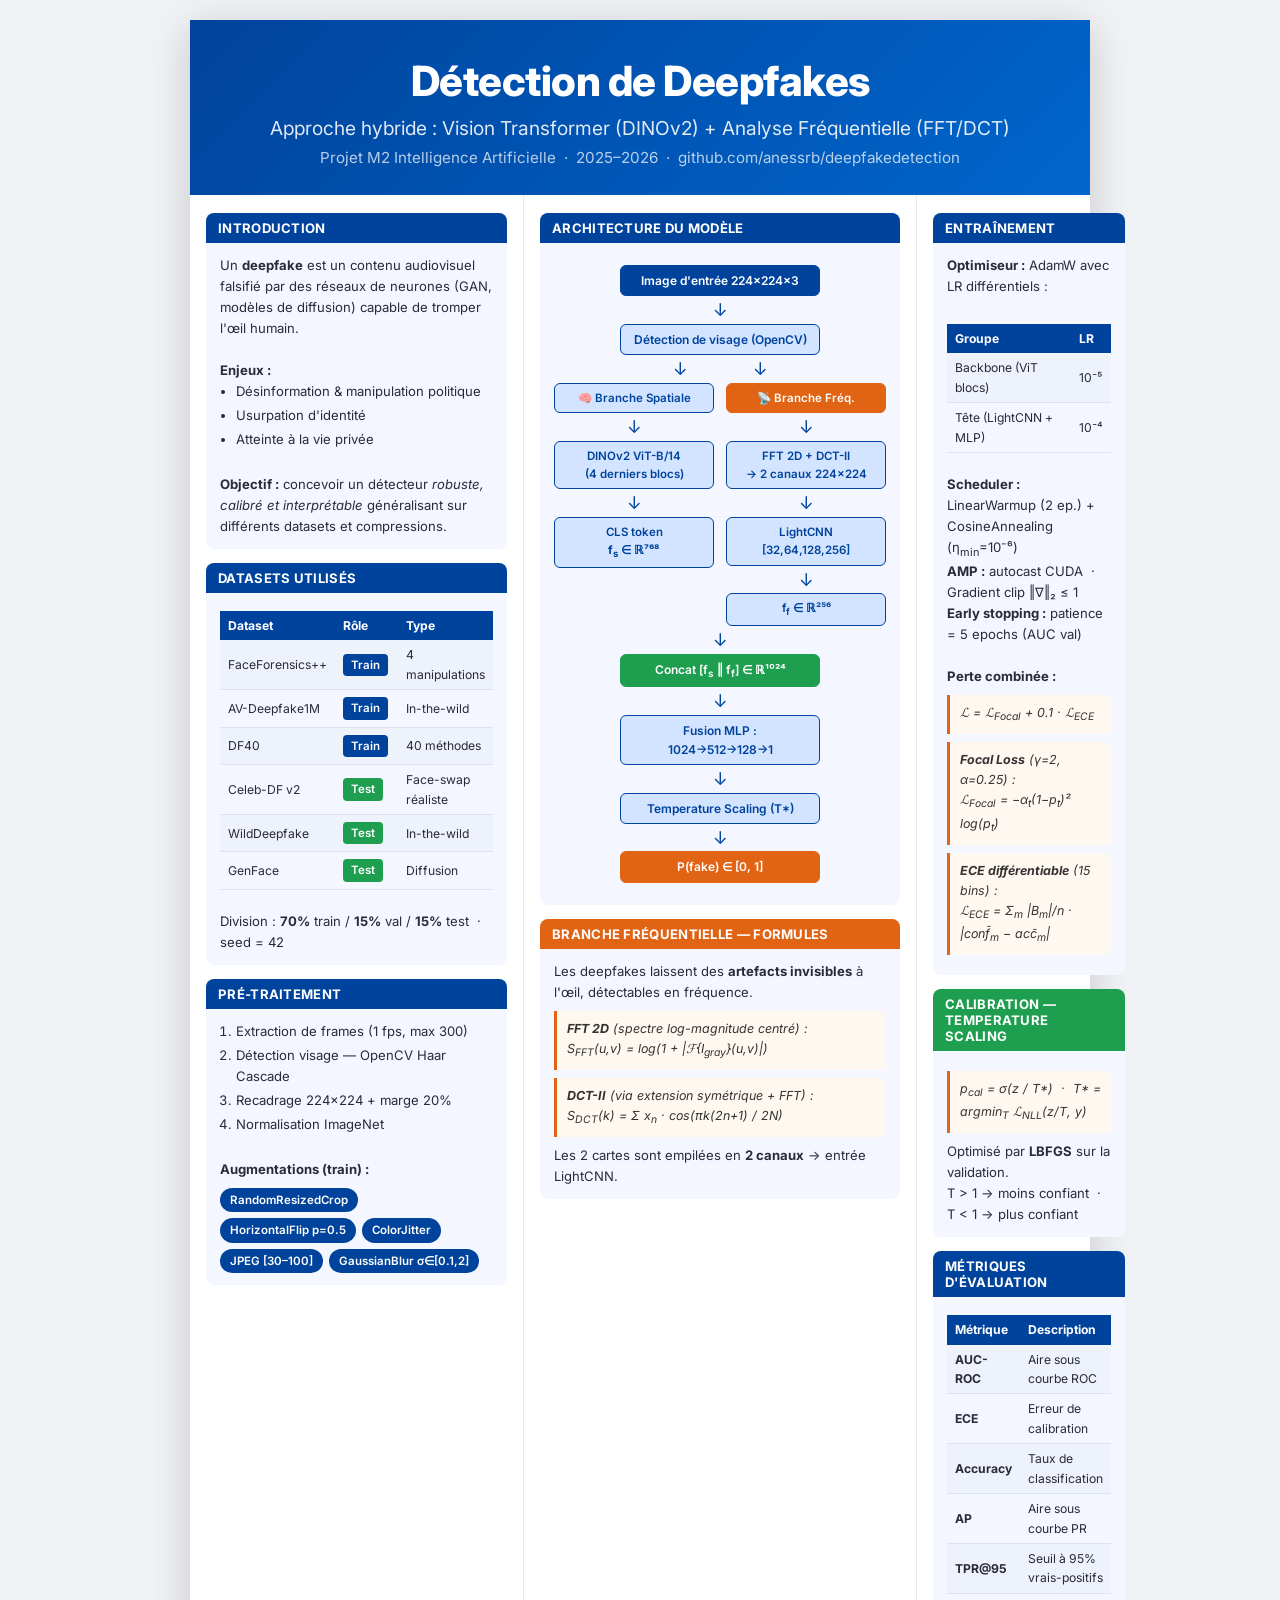
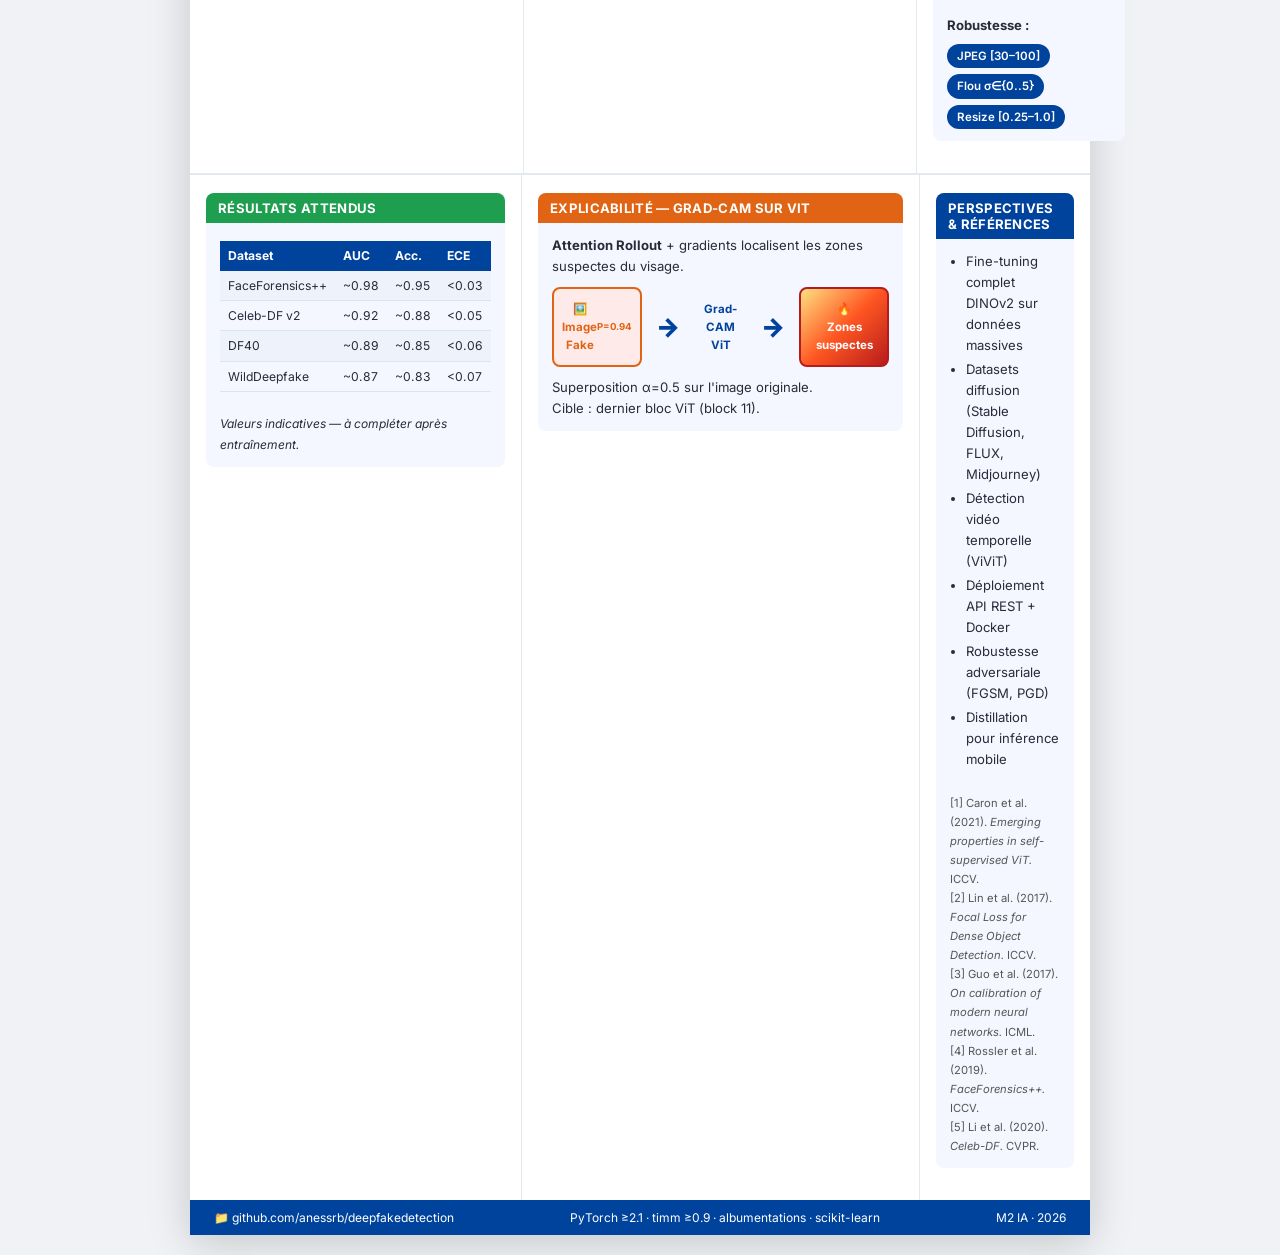
<file: poster.html>
<!DOCTYPE html>
<html lang="fr">
<head>
<meta charset="UTF-8">
<title>Poster — Détection de Deepfakes</title>
<style>
  @import url('https://fonts.googleapis.com/css2?family=Inter:wght@400;600;700;800&display=swap');
  *{margin:0;padding:0;box-sizing:border-box;}
  body{font-family:'Inter',sans-serif;background:#f0f2f5;display:flex;justify-content:center;padding:20px;}
  .poster{width:900px;background:white;box-shadow:0 8px 40px rgba(0,0,0,.18);}

  /* HEADER */
  header{background:linear-gradient(135deg,#00439c,#0066cc);color:white;padding:36px 40px 28px;text-align:center;}
  header h1{font-size:2.6rem;font-weight:800;letter-spacing:-.5px;margin-bottom:10px;}
  header h2{font-size:1.2rem;font-weight:400;opacity:.88;margin-bottom:8px;}
  header p{font-size:.95rem;opacity:.72;}

  /* BODY */
  .body{display:grid;grid-template-columns:1fr 1fr 1fr;gap:0;}
  .col{padding:18px 16px;border-right:1px solid #e4e8f0;}
  .col:last-child{border-right:none;}

  /* BLOCKS */
  .block{background:#f4f7ff;border-radius:8px;margin-bottom:14px;overflow:hidden;}
  .block-title{background:#00439c;color:white;font-size:.82rem;font-weight:700;padding:7px 12px;letter-spacing:.3px;text-transform:uppercase;}
  .block-title.orange{background:#e06414;}
  .block-title.green{background:#1e9e4f;}
  .block-body{padding:12px 14px;font-size:.82rem;line-height:1.6;color:#2a2a3a;}

  /* ARCH DIAGRAM */
  .arch{display:flex;flex-direction:column;align-items:center;gap:5px;padding:10px 0;}
  .arch-box{background:#d2e4ff;border:1.5px solid #00439c;border-radius:6px;padding:5px 12px;
             font-size:.75rem;font-weight:600;color:#00439c;text-align:center;width:200px;}
  .arch-box.dark{background:#00439c;color:white;}
  .arch-box.orange{background:#e06414;color:white;border-color:#e06414;}
  .arch-box.green{background:#1e9e4f;color:white;border-color:#1e9e4f;}
  .arch-split{display:flex;gap:12px;width:100%;}
  .arch-col{display:flex;flex-direction:column;align-items:center;gap:5px;flex:1;}
  .arch-box.sm{width:160px;font-size:.72rem;}
  .arch-arrow{color:#00439c;font-size:1.1rem;line-height:1;}

  /* FORMULA */
  .formula{background:#fff8f0;border-left:3px solid #e06414;padding:8px 10px;
            border-radius:0 6px 6px 0;margin:8px 0;font-size:.78rem;font-style:italic;color:#333;}

  /* TABLE */
  table{width:100%;border-collapse:collapse;font-size:.76rem;margin-top:6px;}
  th{background:#00439c;color:white;padding:5px 8px;text-align:left;}
  td{padding:5px 8px;border-bottom:1px solid #dde3f0;color:#2a2a3a;}
  tr:nth-child(even) td{background:#eef2fb;}

  /* TAG */
  .tag{display:inline-block;background:#00439c;color:white;border-radius:4px;
       padding:2px 8px;font-size:.72rem;font-weight:600;margin:2px 2px 2px 0;}
  .tag.orange{background:#e06414;}
  .tag.green{background:#1e9e4f;}

  /* LIST */
  ul,ol{padding-left:1.2em;}
  li{margin-bottom:3px;}

  /* BOTTOM ROW */
  .bottom{display:grid;grid-template-columns:1fr 1fr 1fr;gap:0;border-top:2px solid #e4e8f0;}

  /* GRADCAM DEMO */
  .gradcam-demo{display:flex;align-items:center;justify-content:center;gap:14px;padding:10px 0;}
  .face-box{width:100px;height:80px;border-radius:8px;display:flex;align-items:center;
             justify-content:center;font-size:.72rem;font-weight:700;text-align:center;padding:8px;}
  .face-real{background:#ffeaea;border:2px solid #e06414;color:#e06414;}
  .face-heat{background:linear-gradient(135deg,#ffe082,#ff5722,#b71c1c);color:white;border:2px solid #b71c1c;}
  .arrow-big{font-size:1.6rem;color:#00439c;font-weight:900;}

  /* FOOTER */
  footer{background:#00439c;color:white;padding:10px 24px;display:flex;
         justify-content:space-between;align-items:center;font-size:.75rem;}
  footer a{color:#9ecfff;}

  /* METRIC CHIPS */
  .metric-row{display:flex;flex-wrap:wrap;gap:6px;margin-top:8px;}
  .metric{background:#00439c;color:white;border-radius:20px;padding:3px 10px;font-size:.72rem;font-weight:600;}
  .metric.val{background:#1e9e4f;}
</style>
</head>
<body>
<div class="poster">

<!-- ══════════ HEADER ══════════ -->
<header>
  <h1>Détection de Deepfakes</h1>
  <h2>Approche hybride : Vision Transformer (DINOv2) + Analyse Fréquentielle (FFT/DCT)</h2>
  <p>Projet M2 Intelligence Artificielle &nbsp;·&nbsp; 2025–2026 &nbsp;·&nbsp; github.com/anessrb/deepfakedetection</p>
</header>

<!-- ══════════ LIGNE 1 ══════════ -->
<div class="body">

  <!-- COL 1 : Introduction -->
  <div class="col">

    <div class="block">
      <div class="block-title">Introduction</div>
      <div class="block-body">
        Un <strong>deepfake</strong> est un contenu audiovisuel falsifié par des réseaux de neurones
        (GAN, modèles de diffusion) capable de tromper l'œil humain.<br><br>
        <strong>Enjeux :</strong>
        <ul>
          <li>Désinformation &amp; manipulation politique</li>
          <li>Usurpation d'identité</li>
          <li>Atteinte à la vie privée</li>
        </ul>
        <br>
        <strong>Objectif :</strong> concevoir un détecteur <em>robuste, calibré et interprétable</em>
        généralisant sur différents datasets et compressions.
      </div>
    </div>

    <div class="block">
      <div class="block-title">Datasets utilisés</div>
      <div class="block-body">
        <table>
          <tr><th>Dataset</th><th>Rôle</th><th>Type</th></tr>
          <tr><td>FaceForensics++</td><td><span class="tag">Train</span></td><td>4 manipulations</td></tr>
          <tr><td>AV-Deepfake1M</td><td><span class="tag">Train</span></td><td>In-the-wild</td></tr>
          <tr><td>DF40</td><td><span class="tag">Train</span></td><td>40 méthodes</td></tr>
          <tr><td>Celeb-DF v2</td><td><span class="tag green">Test</span></td><td>Face-swap réaliste</td></tr>
          <tr><td>WildDeepfake</td><td><span class="tag green">Test</span></td><td>In-the-wild</td></tr>
          <tr><td>GenFace</td><td><span class="tag green">Test</span></td><td>Diffusion</td></tr>
        </table>
        <br>
        Division : <strong>70%</strong> train / <strong>15%</strong> val / <strong>15%</strong> test
        &nbsp;·&nbsp; seed = 42
      </div>
    </div>

    <div class="block">
      <div class="block-title">Pré-traitement</div>
      <div class="block-body">
        <ol>
          <li>Extraction de frames (1 fps, max 300)</li>
          <li>Détection visage — OpenCV Haar Cascade</li>
          <li>Recadrage 224×224 + marge 20%</li>
          <li>Normalisation ImageNet</li>
        </ol>
        <br>
        <strong>Augmentations (train) :</strong><br>
        <div class="metric-row">
          <span class="metric">RandomResizedCrop</span>
          <span class="metric">HorizontalFlip p=0.5</span>
          <span class="metric">ColorJitter</span>
          <span class="metric">JPEG [30–100]</span>
          <span class="metric">GaussianBlur σ∈[0.1,2]</span>
        </div>
      </div>
    </div>

  </div>

  <!-- COL 2 : Architecture -->
  <div class="col">

    <div class="block">
      <div class="block-title">Architecture du Modèle</div>
      <div class="block-body">
        <div class="arch">
          <div class="arch-box dark">Image d'entrée 224×224×3</div>
          <div class="arch-arrow">↓</div>
          <div class="arch-box">Détection de visage (OpenCV)</div>
          <div class="arch-arrow">↓&nbsp;&nbsp;&nbsp;&nbsp;&nbsp;&nbsp;&nbsp;&nbsp;&nbsp;&nbsp;&nbsp;&nbsp;&nbsp;↓</div>
          <div class="arch-split">
            <div class="arch-col">
              <div class="arch-box sm" style="background:#d2e4ff;color:#00439c;border-color:#00439c">🧠 Branche Spatiale</div>
              <div class="arch-arrow">↓</div>
              <div class="arch-box sm">DINOv2 ViT-B/14<br>(4 derniers blocs)</div>
              <div class="arch-arrow">↓</div>
              <div class="arch-box sm">CLS token<br><strong>f<sub>s</sub> ∈ ℝ⁷⁶⁸</strong></div>
            </div>
            <div class="arch-col">
              <div class="arch-box sm orange">📡 Branche Fréq.</div>
              <div class="arch-arrow">↓</div>
              <div class="arch-box sm">FFT 2D + DCT-II<br>→ 2 canaux 224×224</div>
              <div class="arch-arrow">↓</div>
              <div class="arch-box sm">LightCNN<br>[32,64,128,256]</div>
              <div class="arch-arrow">↓</div>
              <div class="arch-box sm">f<sub>f</sub> ∈ ℝ²⁵⁶</div>
            </div>
          </div>
          <div class="arch-arrow">↓</div>
          <div class="arch-box green">Concat [f<sub>s</sub> ‖ f<sub>f</sub>] ∈ ℝ¹⁰²⁴</div>
          <div class="arch-arrow">↓</div>
          <div class="arch-box">Fusion MLP : 1024→512→128→1</div>
          <div class="arch-arrow">↓</div>
          <div class="arch-box">Temperature Scaling (T*)</div>
          <div class="arch-arrow">↓</div>
          <div class="arch-box orange">P(fake) ∈ [0, 1]</div>
        </div>
      </div>
    </div>

    <div class="block">
      <div class="block-title orange">Branche Fréquentielle — Formules</div>
      <div class="block-body">
        Les deepfakes laissent des <strong>artefacts invisibles</strong> à l'œil, détectables en fréquence.
        <div class="formula">
          <strong>FFT 2D</strong> (spectre log-magnitude centré) :<br>
          S<sub>FFT</sub>(u,v) = log(1 + |ℱ{I<sub>gray</sub>}(u,v)|)
        </div>
        <div class="formula">
          <strong>DCT-II</strong> (via extension symétrique + FFT) :<br>
          S<sub>DCT</sub>(k) = Σ x<sub>n</sub> · cos(πk(2n+1) / 2N)
        </div>
        Les 2 cartes sont empilées en <strong>2 canaux</strong> → entrée LightCNN.
      </div>
    </div>

  </div>

  <!-- COL 3 : Entraînement -->
  <div class="col">

    <div class="block">
      <div class="block-title">Entraînement</div>
      <div class="block-body">
        <strong>Optimiseur :</strong> AdamW avec LR différentiels :<br><br>
        <table>
          <tr><th>Groupe</th><th>LR</th></tr>
          <tr><td>Backbone (ViT blocs)</td><td>10⁻⁵</td></tr>
          <tr><td>Tête (LightCNN + MLP)</td><td>10⁻⁴</td></tr>
        </table>
        <br>
        <strong>Scheduler :</strong> LinearWarmup (2 ep.) + CosineAnnealing (η<sub>min</sub>=10⁻⁶)<br>
        <strong>AMP :</strong> autocast CUDA &nbsp;·&nbsp; Gradient clip ‖∇‖₂ ≤ 1<br>
        <strong>Early stopping :</strong> patience = 5 epochs (AUC val)<br><br>
        <strong>Perte combinée :</strong>
        <div class="formula">ℒ = ℒ<sub>Focal</sub> + 0.1 · ℒ<sub>ECE</sub></div>
        <div class="formula"><strong>Focal Loss</strong> (γ=2, α=0.25) :<br>
          ℒ<sub>Focal</sub> = −α<sub>t</sub>(1−p<sub>t</sub>)² log(p<sub>t</sub>)</div>
        <div class="formula"><strong>ECE différentiable</strong> (15 bins) :<br>
          ℒ<sub>ECE</sub> = Σ<sub>m</sub> |B<sub>m</sub>|/n · |conf̄<sub>m</sub> − acc̄<sub>m</sub>|</div>
      </div>
    </div>

    <div class="block">
      <div class="block-title green">Calibration — Temperature Scaling</div>
      <div class="block-body">
        <div class="formula">p<sub>cal</sub> = σ(z / T*) &nbsp;·&nbsp; T* = argmin<sub>T</sub> ℒ<sub>NLL</sub>(z/T, y)</div>
        Optimisé par <strong>LBFGS</strong> sur la validation.<br>
        T &gt; 1 → moins confiant &nbsp;·&nbsp; T &lt; 1 → plus confiant
      </div>
    </div>

    <div class="block">
      <div class="block-title">Métriques d'évaluation</div>
      <div class="block-body">
        <table>
          <tr><th>Métrique</th><th>Description</th></tr>
          <tr><td><strong>AUC-ROC</strong></td><td>Aire sous courbe ROC</td></tr>
          <tr><td><strong>ECE</strong></td><td>Erreur de calibration</td></tr>
          <tr><td><strong>Accuracy</strong></td><td>Taux de classification</td></tr>
          <tr><td><strong>AP</strong></td><td>Aire sous courbe PR</td></tr>
          <tr><td><strong>TPR@95</strong></td><td>Seuil à 95% vrais-positifs</td></tr>
        </table>
        <br>
        <strong>Robustesse :</strong>
        <div class="metric-row">
          <span class="metric">JPEG [30–100]</span>
          <span class="metric">Flou σ∈{0..5}</span>
          <span class="metric">Resize [0.25–1.0]</span>
        </div>
      </div>
    </div>

  </div>
</div>

<!-- ══════════ LIGNE 2 ══════════ -->
<div class="bottom">

  <!-- Résultats -->
  <div class="col">
    <div class="block">
      <div class="block-title green">Résultats attendus</div>
      <div class="block-body">
        <table>
          <tr><th>Dataset</th><th>AUC</th><th>Acc.</th><th>ECE</th></tr>
          <tr><td>FaceForensics++</td><td>~0.98</td><td>~0.95</td><td>&lt;0.03</td></tr>
          <tr><td>Celeb-DF v2</td><td>~0.92</td><td>~0.88</td><td>&lt;0.05</td></tr>
          <tr><td>DF40</td><td>~0.89</td><td>~0.85</td><td>&lt;0.06</td></tr>
          <tr><td>WildDeepfake</td><td>~0.87</td><td>~0.83</td><td>&lt;0.07</td></tr>
        </table>
        <br>
        <em style="font-size:.75rem">Valeurs indicatives — à compléter après entraînement.</em>
      </div>
    </div>
  </div>

  <!-- Grad-CAM -->
  <div class="col">
    <div class="block">
      <div class="block-title orange">Explicabilité — Grad-CAM sur ViT</div>
      <div class="block-body">
        <strong>Attention Rollout</strong> + gradients localisent les zones suspectes du visage.
        <div class="gradcam-demo">
          <div class="face-box face-real">🖼️<br>Image<br>Fake<br><small>P=0.94</small></div>
          <div class="arrow-big">→</div>
          <div style="font-size:.72rem;text-align:center;color:#00439c;font-weight:700">Grad-CAM<br>ViT</div>
          <div class="arrow-big">→</div>
          <div class="face-box face-heat">🔥<br>Zones<br>suspectes</div>
        </div>
        Superposition α=0.5 sur l'image originale.<br>
        Cible : dernier bloc ViT (block 11).
      </div>
    </div>
  </div>

  <!-- Perspectives -->
  <div class="col">
    <div class="block">
      <div class="block-title">Perspectives &amp; Références</div>
      <div class="block-body">
        <ul>
          <li>Fine-tuning complet DINOv2 sur données massives</li>
          <li>Datasets diffusion (Stable Diffusion, FLUX, Midjourney)</li>
          <li>Détection vidéo temporelle (ViViT)</li>
          <li>Déploiement API REST + Docker</li>
          <li>Robustesse adversariale (FGSM, PGD)</li>
          <li>Distillation pour inférence mobile</li>
        </ul>
        <br>
        <div style="font-size:.7rem;color:#555;line-height:1.7">
          [1] Caron et al. (2021). <em>Emerging properties in self-supervised ViT.</em> ICCV.<br>
          [2] Lin et al. (2017). <em>Focal Loss for Dense Object Detection.</em> ICCV.<br>
          [3] Guo et al. (2017). <em>On calibration of modern neural networks.</em> ICML.<br>
          [4] Rossler et al. (2019). <em>FaceForensics++.</em> ICCV.<br>
          [5] Li et al. (2020). <em>Celeb-DF.</em> CVPR.
        </div>
      </div>
    </div>
  </div>

</div>

<!-- FOOTER -->
<footer>
  <span>📁 github.com/anessrb/deepfakedetection</span>
  <span>PyTorch ≥2.1 · timm ≥0.9 · albumentations · scikit-learn</span>
  <span>M2 IA · 2026</span>
</footer>

</div>
</body>
</html>
</file>
